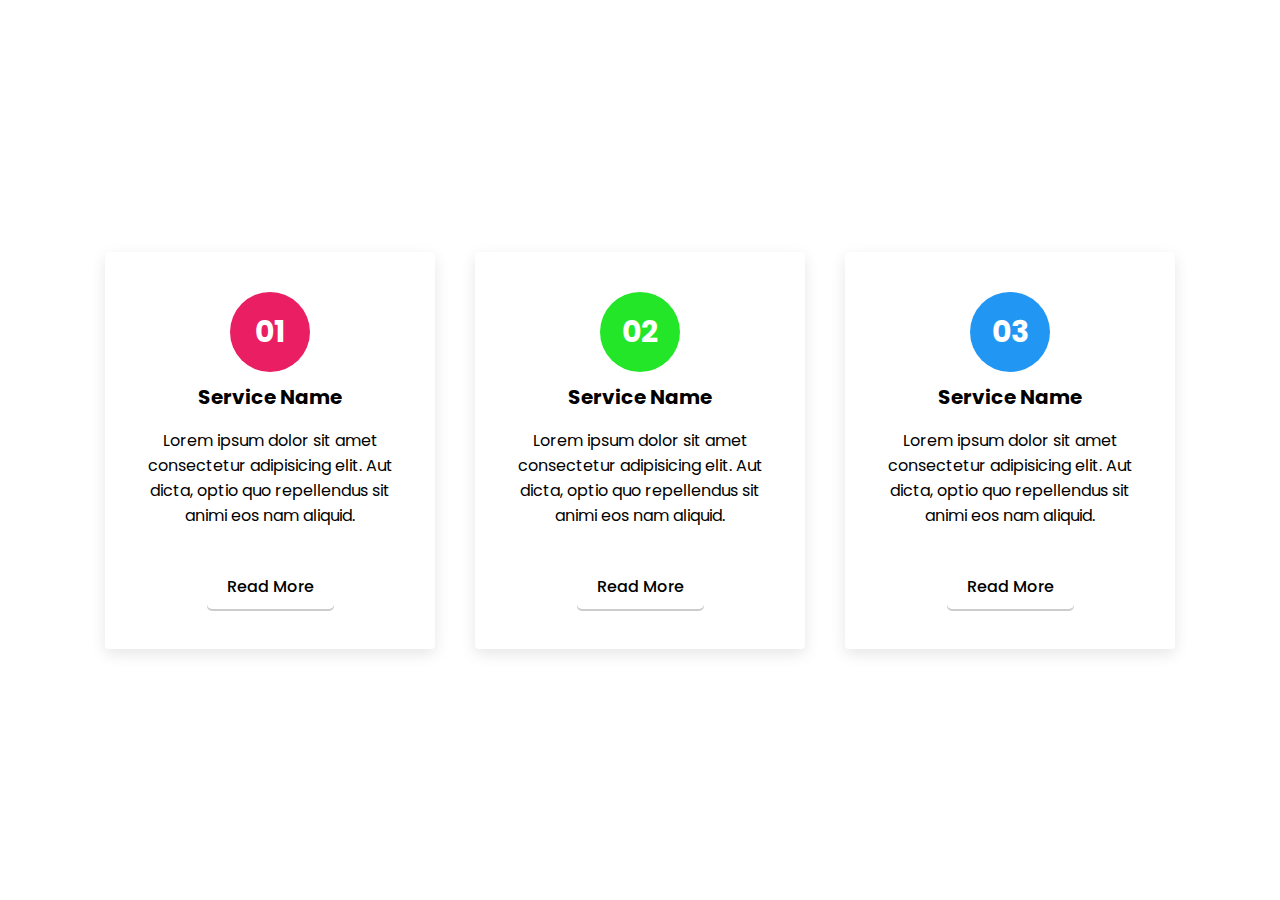
<file: DivBoxHoverEffects/index.html>
<!DOCTYPE html>
<html lang="en">
<head>
    <meta charset="UTF-8">
    <meta name="viewport" content="width=device-width, initial-scale=1.0">
    <title>Box Hover</title>
    <link rel="stylesheet" href="./style.css">
</head>
<body>
    <div class="container">
        <div class="box">
            <div class="icon">01</div>
            <div class="content">
                <h3>Service Name</h3>
                <p>Lorem ipsum dolor sit amet consectetur adipisicing elit. Aut dicta, optio quo 
                repellendus sit animi eos nam aliquid.</p>
                <a href="#">Read More</a>
            </div>
        </div>
        <div class="box">
            <div class="icon">02</div>
            <div class="content">
                <h3>Service Name</h3>
                <p>Lorem ipsum dolor sit amet consectetur adipisicing elit. Aut dicta, optio quo 
                repellendus sit animi eos nam aliquid.</p>
                <a href="#">Read More</a>
            </div>
        </div>
        <div class="box">
            <div class="icon">03</div>
            <div class="content">
                <h3>Service Name</h3>
                <p>Lorem ipsum dolor sit amet consectetur adipisicing elit. Aut dicta, optio quo 
                repellendus sit animi eos nam aliquid.</p>
                <a href="#">Read More</a>
            </div>
        </div>
    </div>
</body>
</html>
</file>
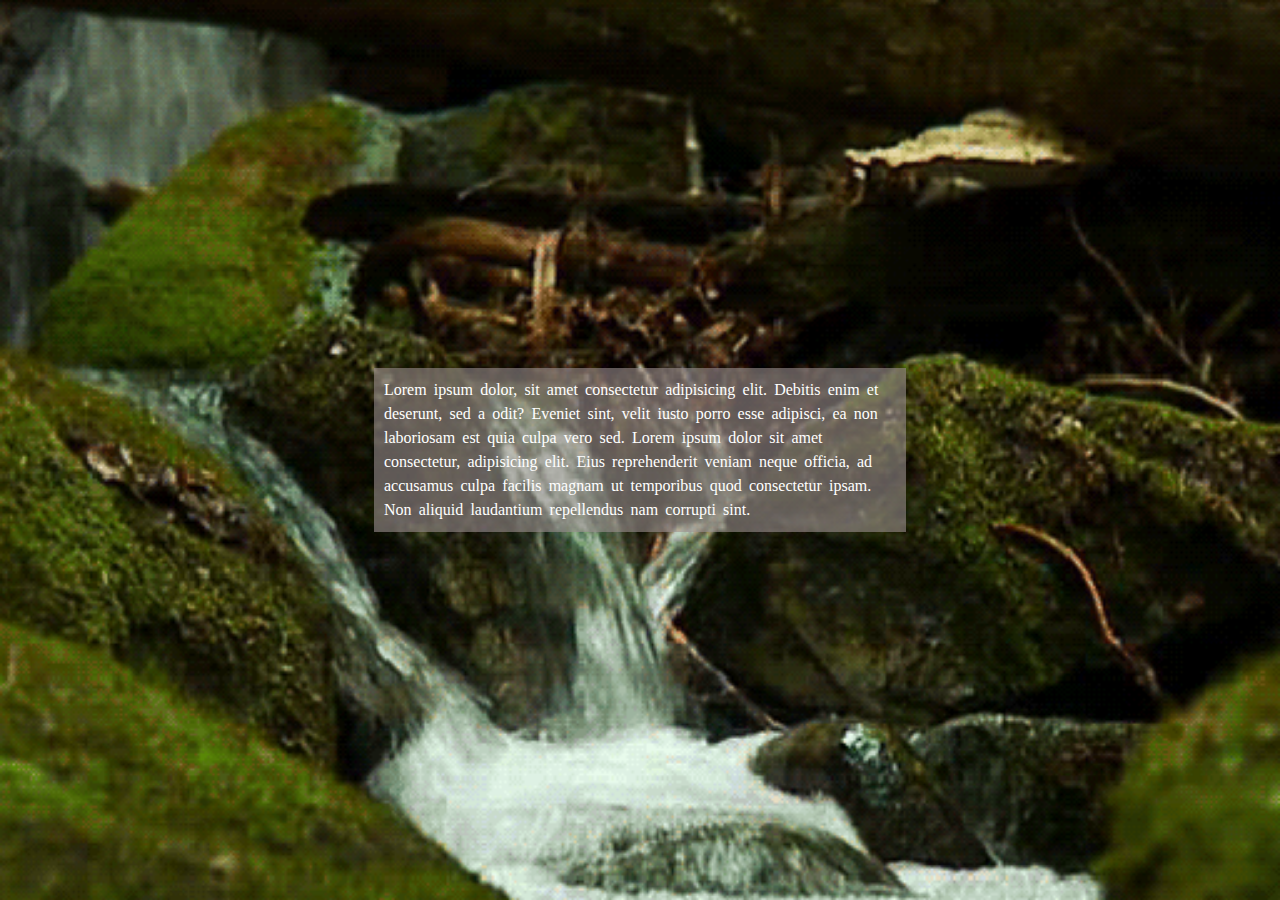
<file: GIFWallpaper/GifWallpaper.html>
<!DOCTYPE html>
<html lang="en">
<head>
    <meta charset="UTF-8">
    <meta name="viewport" content="width=device-width, initial-scale=1.0">
    <title>GIF Wallpaper</title>
    <link rel="stylesheet" href="./GifWallpaper.css">
</head>
<body>
    <div class="wallpaper"></div>
    <div class="box">
        <div class="content">
            <p>Lorem ipsum dolor, sit amet consectetur adipisicing elit. Debitis enim et deserunt, sed a 
            odit? Eveniet sint, velit iusto porro esse adipisci, ea non laboriosam est quia culpa vero sed.
            Lorem ipsum dolor sit amet consectetur, adipisicing elit. Eius reprehenderit veniam neque 
            officia, ad accusamus culpa facilis magnam ut temporibus quod consectetur ipsam. Non aliquid 
            laudantium repellendus nam corrupti sint.</p>
        </div>
    </div>    
</body>
</html>
</file>
<file: DivBoxHoverEffects/style.css>
@import url('https://fonts.googleapis.com/css?family=Poppins');

body{
    margin: 0;
    padding: 0;
    font-family: 'Poppins', sans-serif;
    display: flex;
    justify-content: center;
    align-items: center;
    min-height: 100vh;
}

.container{
    display: flex;
    flex-wrap: wrap;
    justify-content: space-between;
}

.container .box{
    position: relative;
    width: 250px;
    padding: 40px;
    background: #fff;
    box-shadow: 0 5px 15px rgba(0, 0, 0, 0.1);
    border-radius: 4px;
    margin: 20px;
    text-align: center;
    overflow: hidden;
}

.container .box .icon{
    position: relative;
    width: 80px;
    height: 80px;
    color: #fff;
    background: #000;
    display: flex;
    justify-content: center;
    align-items: center;
    margin: 0 auto;
    border-radius: 50%;
    font-size: 30px;
    font-weight: 700;
    transition: 1s;
}

.container .box:nth-child(1) .icon{
    box-shadow: 0 0 0 0 #e91e63;
    background: #e91e63;
}

.container .box:nth-child(1):hover .icon{
    box-shadow: 0 0 0 400px #e91e63;
}

.container .box:nth-child(2) .icon{
    box-shadow: 0 0 0 0 #23e629;
    background: #23e629;
}

.container .box:nth-child(2):hover .icon{
    box-shadow: 0 0 0 400px #23e629;
}

.container .box:nth-child(3) .icon{
    box-shadow: 0 0 0 0 #2196f3;
    background: #2196f3;
}

.container .box:nth-child(3):hover .icon{
    box-shadow: 0 0 0 400px #2196f3;
}

.container .box .content{
    position: relative;
    z-index: 1;
    transition: 0.5s;
}

.container .box:hover .content{
    color: #fff;
}

.container .box .content h3{
    font-size: 20px;
    margin: 10px 0;
    padding: 0;
}

a{
    display: inline-block;
    padding: 10px 20px;
    background: #fff;
    border-radius: 5px;
    text-decoration: none;
    font-weight: 500;
    margin-top: 20px;
    color: #000;
    box-shadow: 0 2px rgba(0, 0, 0, 0.2);
}
</file>
<file: GIFWallpaper/GifWallpaper.css>
*{
    margin: 0;
    padding: 0;
}


.wallpaper{
    position: absolute;
    width: 100%;
    height: 100vh;
    background: url('../images/nature.gif');
    background-position: center;
    background-repeat: no-repeat;
    background-size: cover;
    z-index: 1;
}

.box{
    position: absolute;
    width: 40%;
    top: 50%;
    left: 50%;
    transform: translate(-50%,-50%);
    z-index: 2;
    padding: 10px;
    background: rgba(155, 144, 144, 0.6);
}

.content{
    position: relative;
    color:white;
    width: 100%;
    line-height: 1.5em;
    word-spacing: 0.2em;
}
</file>
